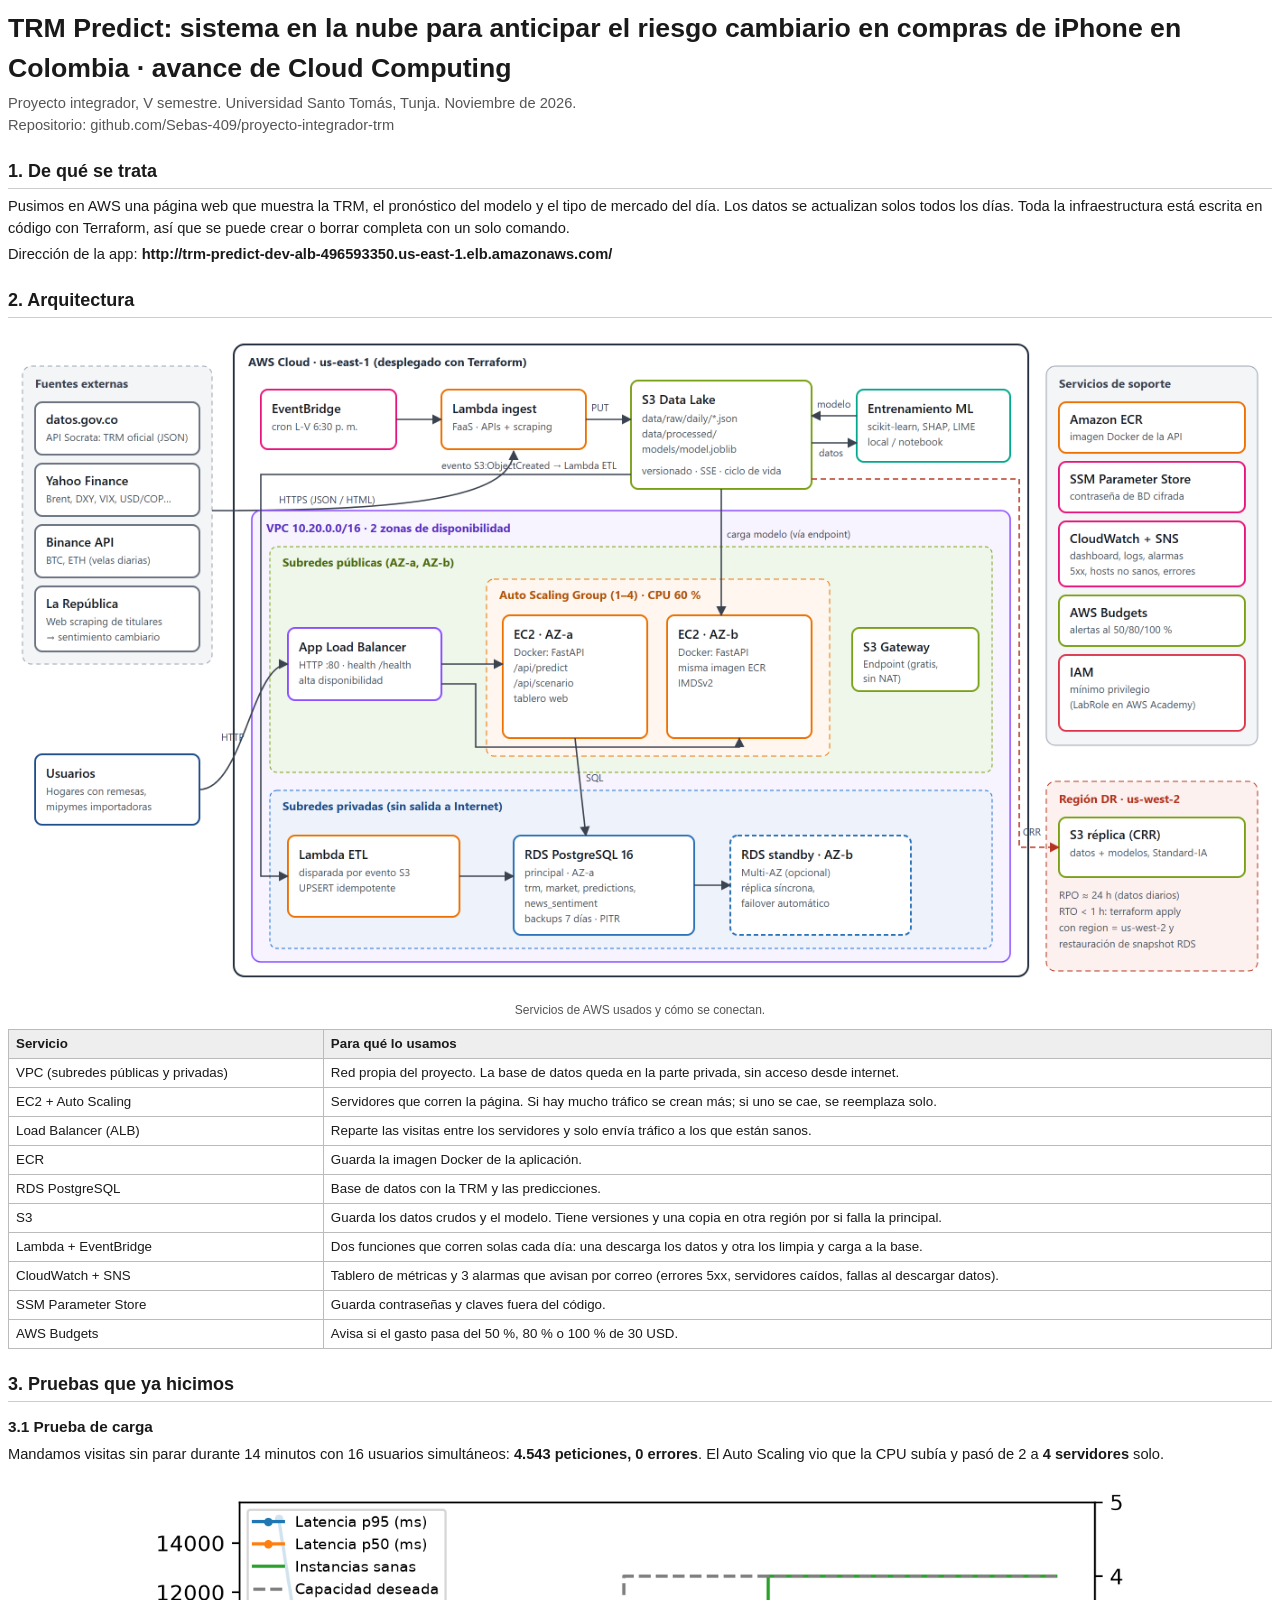
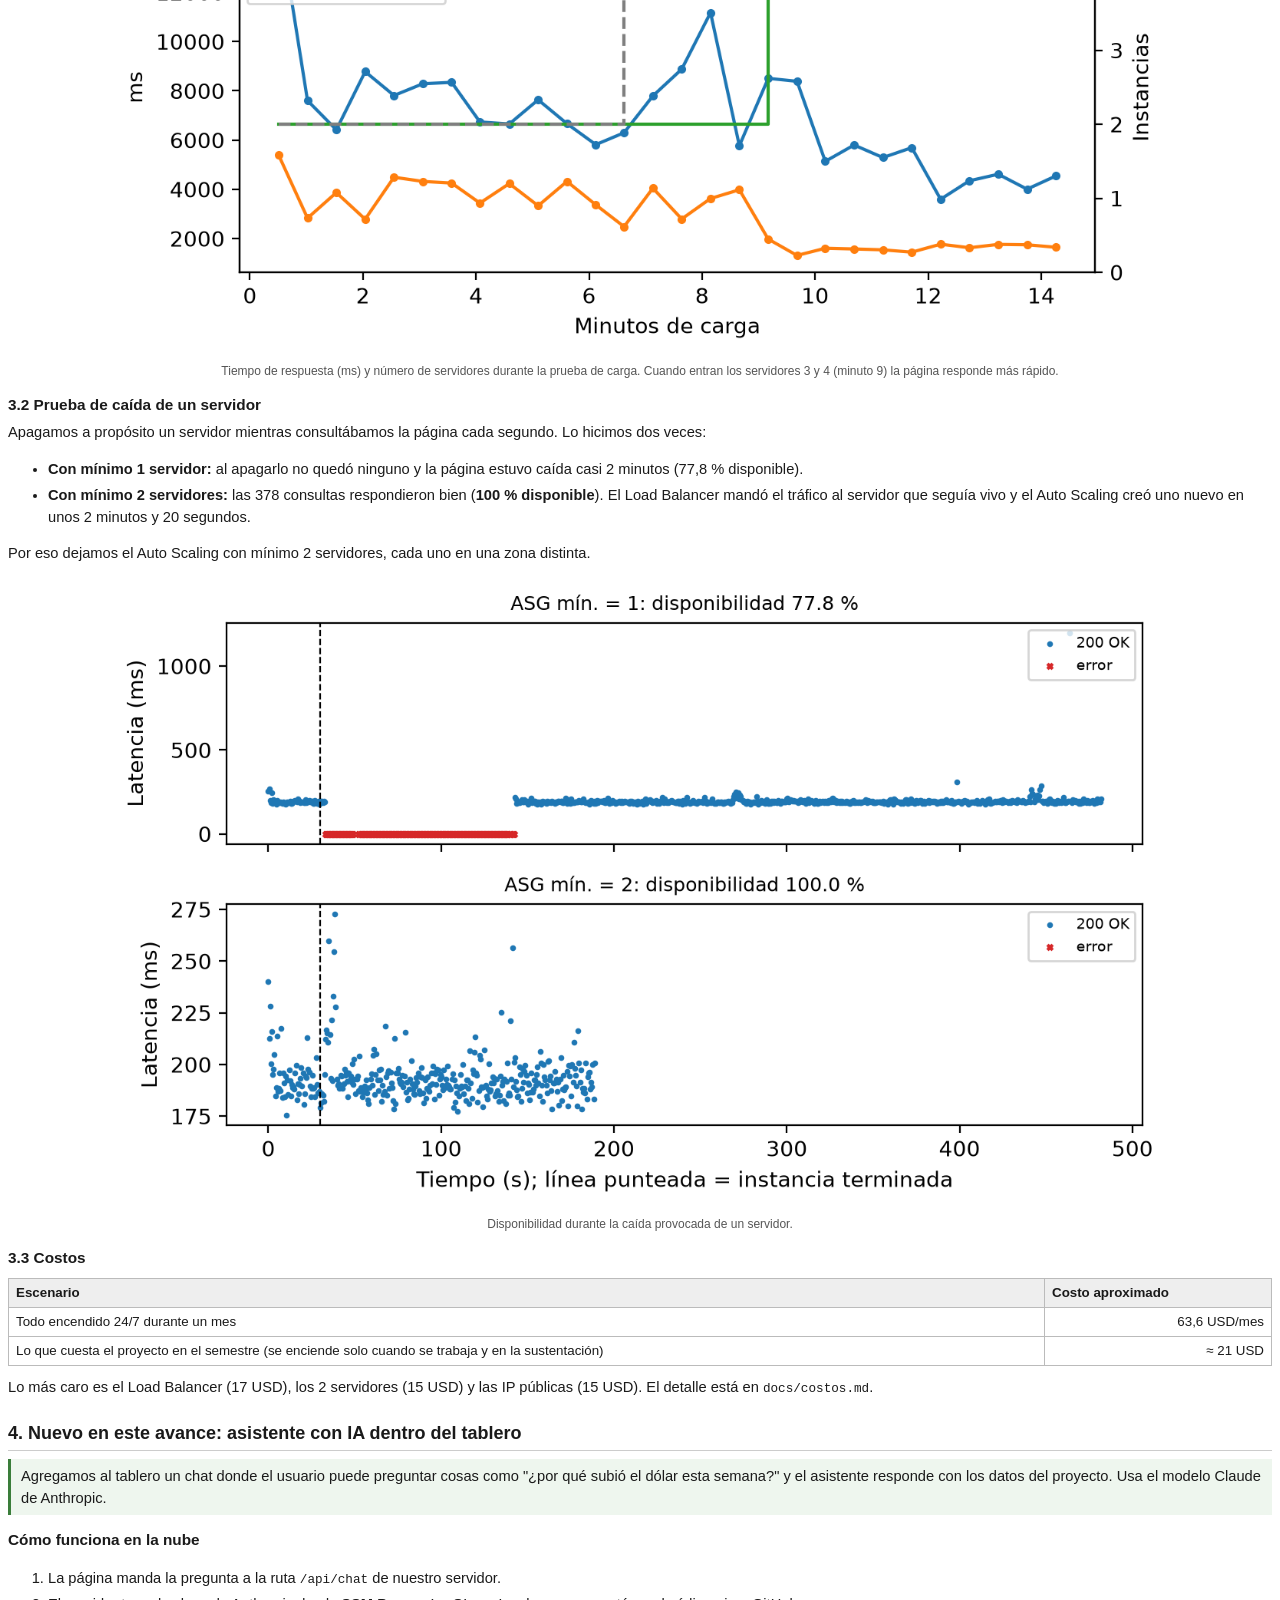
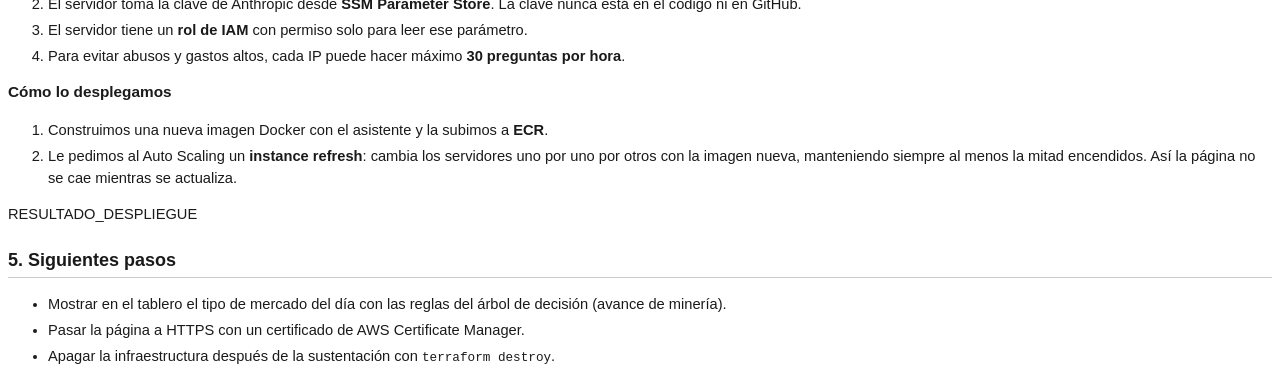
<file: docs/avance2/avance_cloud.html>
<!doctype html>
<html lang="es"><head><meta charset="utf-8"><title>Avance Cloud Computing - TRM Predict</title>
<link rel="stylesheet" href="estilo.css"></head><body>

<h1>TRM Predict: sistema en la nube para anticipar el riesgo cambiario en compras de iPhone en Colombia · avance de Cloud Computing</h1>
<p class="sub">Proyecto integrador, V semestre. Universidad Santo Tomás, Tunja. Noviembre de 2026.<br>
Repositorio: github.com/Sebas-409/proyecto-integrador-trm</p>

<h2>1. De qué se trata</h2>
<p>Pusimos en AWS una página web que muestra la TRM, el pronóstico del modelo y el tipo de mercado del día.
Los datos se actualizan solos todos los días. Toda la infraestructura está escrita en código con Terraform, así que
se puede crear o borrar completa con un solo comando.</p>
<p>Dirección de la app: <b>http://trm-predict-dev-alb-496593350.us-east-1.elb.amazonaws.com/</b></p>

<h2>2. Arquitectura</h2>
<figure><img src="../arquitectura.png"><figcaption>Servicios de AWS usados y cómo se conectan.</figcaption></figure>

<table>
  <tr><th>Servicio</th><th>Para qué lo usamos</th></tr>
  <tr><td>VPC (subredes públicas y privadas)</td><td>Red propia del proyecto. La base de datos queda en la parte privada, sin acceso desde internet.</td></tr>
  <tr><td>EC2 + Auto Scaling</td><td>Servidores que corren la página. Si hay mucho tráfico se crean más; si uno se cae, se reemplaza solo.</td></tr>
  <tr><td>Load Balancer (ALB)</td><td>Reparte las visitas entre los servidores y solo envía tráfico a los que están sanos.</td></tr>
  <tr><td>ECR</td><td>Guarda la imagen Docker de la aplicación.</td></tr>
  <tr><td>RDS PostgreSQL</td><td>Base de datos con la TRM y las predicciones.</td></tr>
  <tr><td>S3</td><td>Guarda los datos crudos y el modelo. Tiene versiones y una copia en otra región por si falla la principal.</td></tr>
  <tr><td>Lambda + EventBridge</td><td>Dos funciones que corren solas cada día: una descarga los datos y otra los limpia y carga a la base.</td></tr>
  <tr><td>CloudWatch + SNS</td><td>Tablero de métricas y 3 alarmas que avisan por correo (errores 5xx, servidores caídos, fallas al descargar datos).</td></tr>
  <tr><td>SSM Parameter Store</td><td>Guarda contraseñas y claves fuera del código.</td></tr>
  <tr><td>AWS Budgets</td><td>Avisa si el gasto pasa del 50 %, 80 % o 100 % de 30 USD.</td></tr>
</table>

<h2>3. Pruebas que ya hicimos</h2>
<h3>3.1 Prueba de carga</h3>
<p>Mandamos visitas sin parar durante 14 minutos con 16 usuarios simultáneos: <b>4.543 peticiones, 0 errores</b>.
El Auto Scaling vio que la CPU subía y pasó de 2 a <b>4 servidores</b> solo.</p>
<figure><img src="../../reports/experiments/load_timeline.png" style="width:85%;display:block;margin:auto">
<figcaption>Tiempo de respuesta (ms) y número de servidores durante la prueba de carga. Cuando entran los servidores 3 y 4 (minuto 9) la página responde más rápido.</figcaption></figure>

<h3>3.2 Prueba de caída de un servidor</h3>
<p>Apagamos a propósito un servidor mientras consultábamos la página cada segundo. Lo hicimos dos veces:</p>
<ul>
  <li><b>Con mínimo 1 servidor:</b> al apagarlo no quedó ninguno y la página estuvo caída casi 2 minutos (77,8 % disponible).</li>
  <li><b>Con mínimo 2 servidores:</b> las 378 consultas respondieron bien (<b>100 % disponible</b>). El Load Balancer mandó
      el tráfico al servidor que seguía vivo y el Auto Scaling creó uno nuevo en unos 2 minutos y 20 segundos.</li>
</ul>
<p>Por eso dejamos el Auto Scaling con mínimo 2 servidores, cada uno en una zona distinta.</p>
<figure><img src="../../reports/experiments/ha_timeline.png" style="width:85%;display:block;margin:auto">
<figcaption>Disponibilidad durante la caída provocada de un servidor.</figcaption></figure>

<h3>3.3 Costos</h3>
<table>
  <tr><th>Escenario</th><th class="n">Costo aproximado</th></tr>
  <tr><td>Todo encendido 24/7 durante un mes</td><td class="n">63,6 USD/mes</td></tr>
  <tr><td>Lo que cuesta el proyecto en el semestre (se enciende solo cuando se trabaja y en la sustentación)</td><td class="n">≈ 21 USD</td></tr>
</table>
<p>Lo más caro es el Load Balancer (17 USD), los 2 servidores (15 USD) y las IP públicas (15 USD). El detalle está en <code>docs/costos.md</code>.</p>

<h2>4. Nuevo en este avance: asistente con IA dentro del tablero</h2>
<div class="nuevo">Agregamos al tablero un chat donde el usuario puede preguntar cosas como "¿por qué subió el dólar esta semana?"
y el asistente responde con los datos del proyecto. Usa el modelo Claude de Anthropic.</div>

<h3>Cómo funciona en la nube</h3>
<ol>
  <li>La página manda la pregunta a la ruta <code>/api/chat</code> de nuestro servidor.</li>
  <li>El servidor toma la clave de Anthropic desde <b>SSM Parameter Store</b>. La clave nunca está en el código ni en GitHub.</li>
  <li>El servidor tiene un <b>rol de IAM</b> con permiso solo para leer ese parámetro.</li>
  <li>Para evitar abusos y gastos altos, cada IP puede hacer máximo <b>30 preguntas por hora</b>.</li>
</ol>

<h3>Cómo lo desplegamos</h3>
<ol>
  <li>Construimos una nueva imagen Docker con el asistente y la subimos a <b>ECR</b>.</li>
  <li>Le pedimos al Auto Scaling un <b>instance refresh</b>: cambia los servidores uno por uno por otros con la imagen nueva,
      manteniendo siempre al menos la mitad encendidos. Así la página no se cae mientras se actualiza.</li>
</ol>
<p id="resultado-despliegue">RESULTADO_DESPLIEGUE</p>

<h2>5. Siguientes pasos</h2>
<ul>
  <li>Mostrar en el tablero el tipo de mercado del día con las reglas del árbol de decisión (avance de minería).</li>
  <li>Pasar la página a HTTPS con un certificado de AWS Certificate Manager.</li>
  <li>Apagar la infraestructura después de la sustentación con <code>terraform destroy</code>.</li>
</ul>
</body></html>
</file>
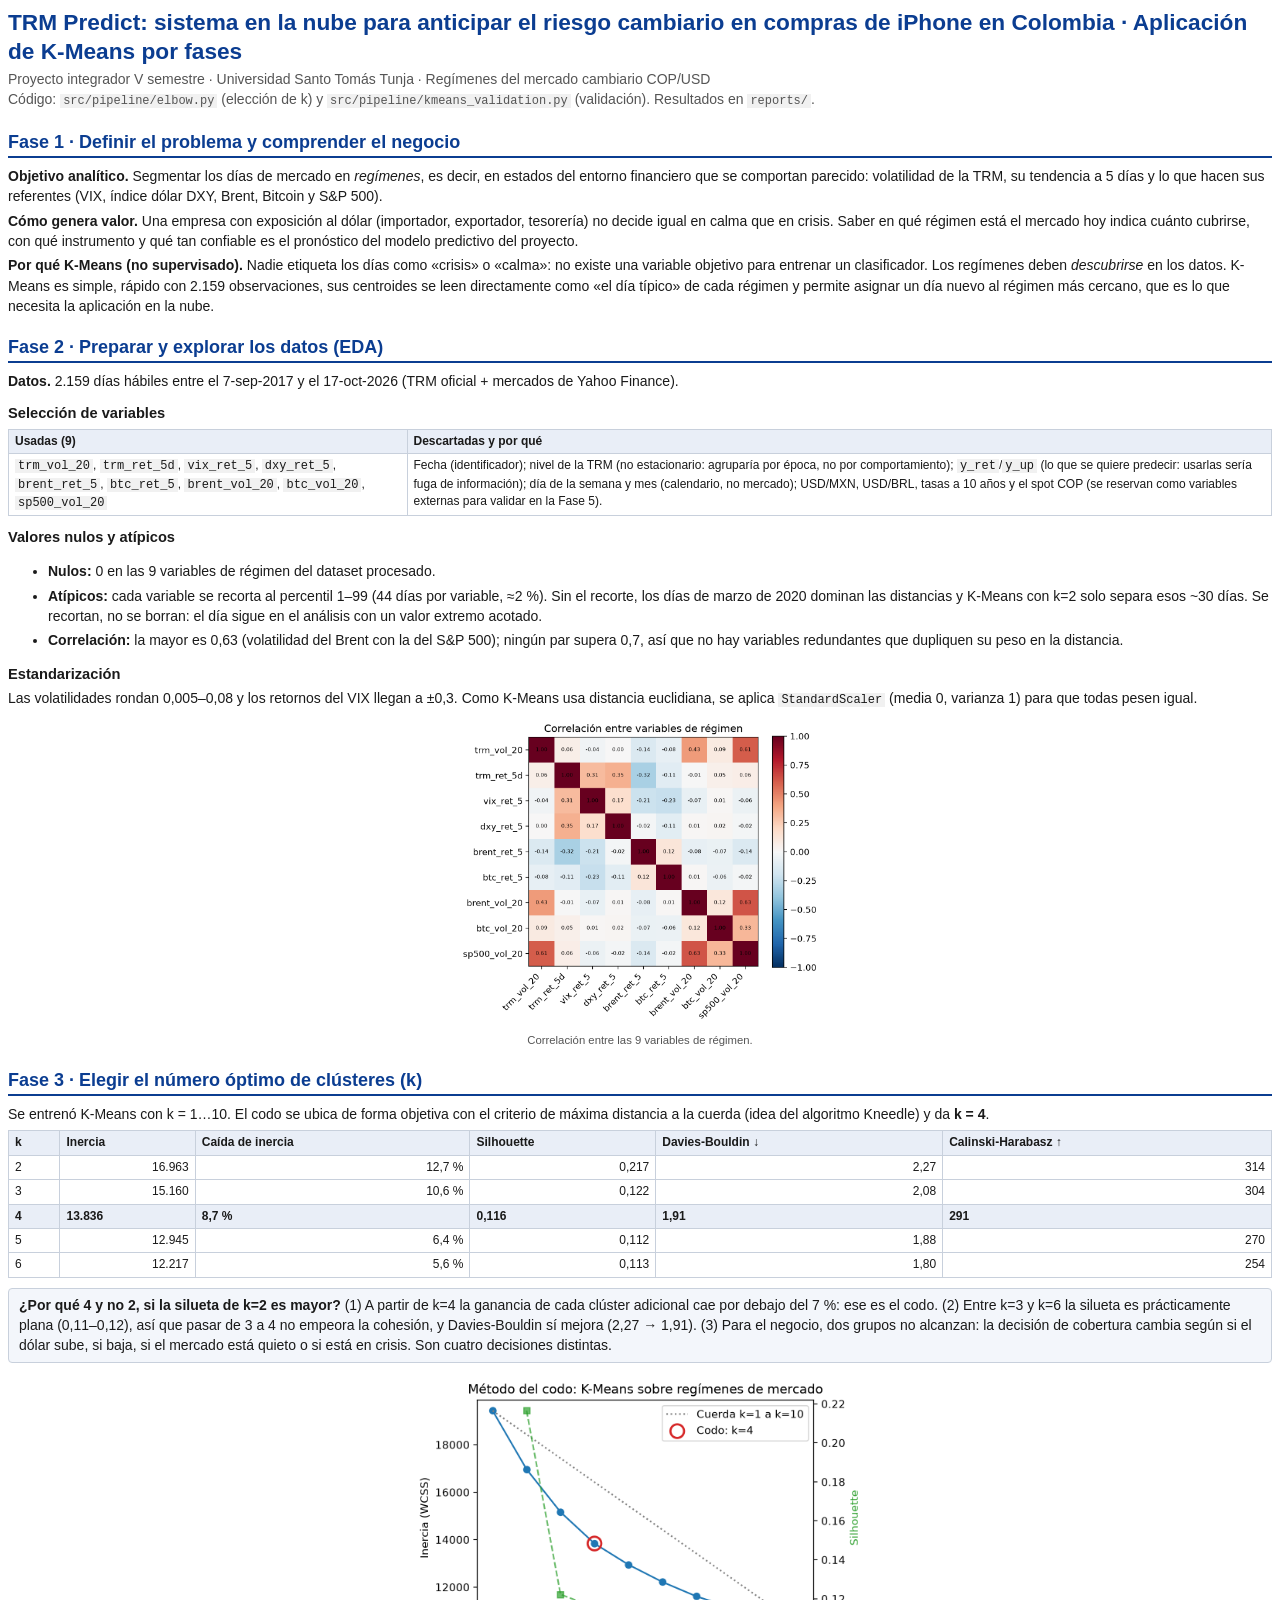
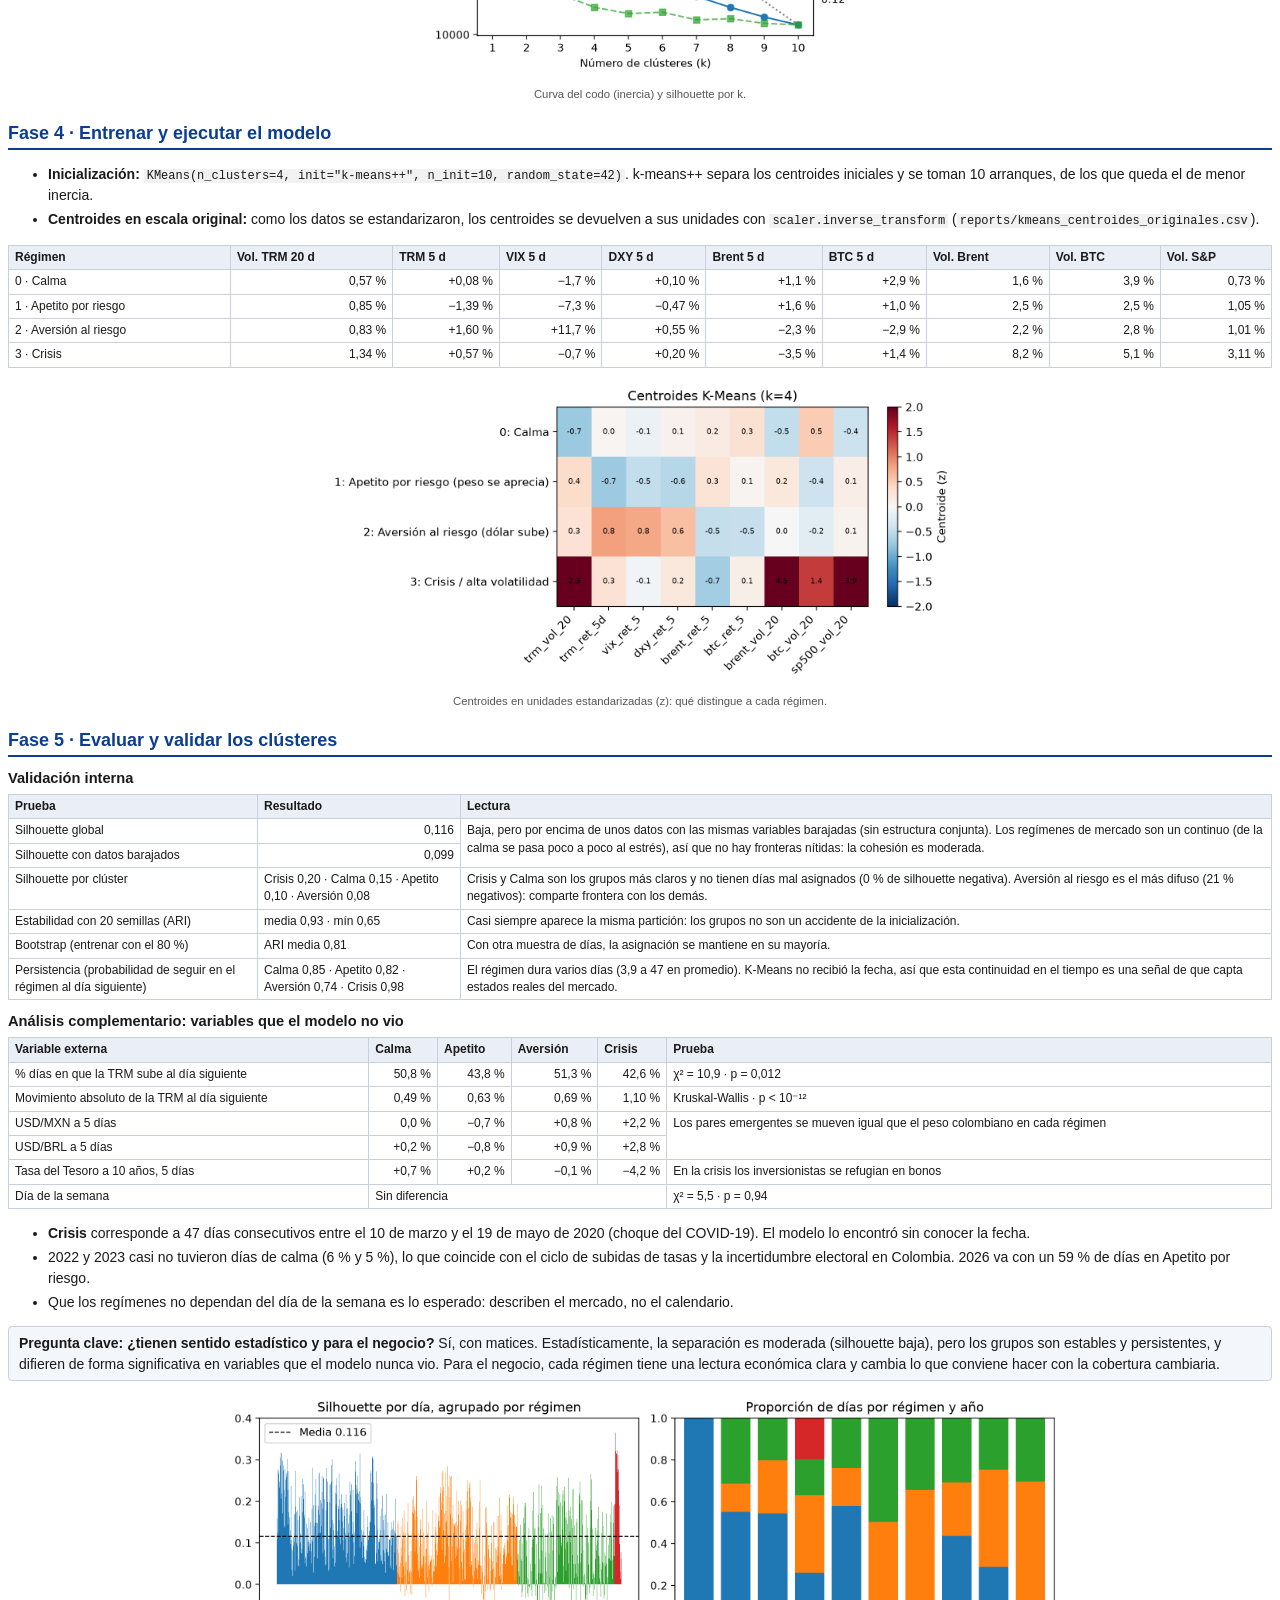
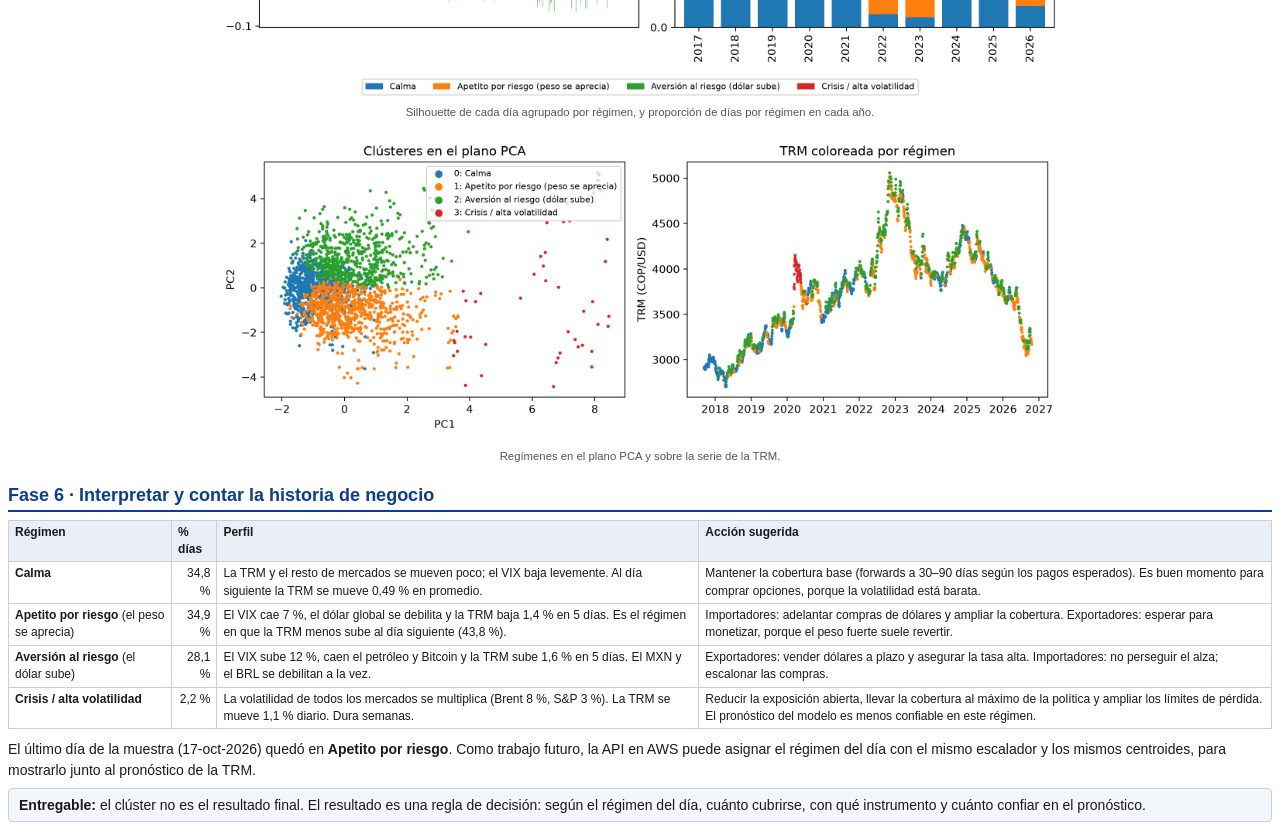
<file: docs/kmeans/fases_kmeans.html>
<!doctype html>
<html lang="es">
<head>
<meta charset="utf-8">
<title>TRM Predict · K-Means por fases</title>
<style>
  @page { size: A4; margin: 18mm 16mm; }
  body { font-family: "Segoe UI", Arial, sans-serif; font-size: 10.5pt; line-height: 1.45; color: #1a1a1a; }
  h1 { font-size: 17pt; line-height: 1.3; margin: 0 0 2px; color: #0b3d91; }
  .sub { color: #555; margin: 0 0 14px; }
  h2 { font-size: 13.5pt; line-height: 1.3; color: #0b3d91; border-bottom: 2px solid #0b3d91; padding-bottom: 2px; margin: 20px 0 8px; break-after: avoid; }
  h3 { font-size: 11pt; line-height: 1.3; margin: 12px 0 4px; break-after: avoid; }
  p, li { margin: 4px 0; }
  table { border-collapse: collapse; width: 100%; margin: 6px 0 10px; font-size: 9pt; break-inside: avoid; }
  th, td { border: 1px solid #c8d0dc; padding: 3px 6px; text-align: left; vertical-align: top; }
  th { background: #e9eef7; }
  td.n { text-align: right; font-variant-numeric: tabular-nums; }
  figure { margin: 8px 0 12px; text-align: center; break-inside: avoid; }
  figure img { max-width: 100%; max-height: 82mm; }
  figcaption { font-size: 8.5pt; color: #555; }
  .box { background: #f3f6fb; border: 1px solid #c8d0dc; border-radius: 4px; padding: 6px 10px; margin: 8px 0; break-inside: avoid; }
  code { font-size: 9pt; background: #f1f1f1; padding: 0 3px; }
</style>
</head>
<body>

<h1>TRM Predict: sistema en la nube para anticipar el riesgo cambiario en compras de iPhone en Colombia · Aplicación de K-Means por fases</h1>
<p class="sub">Proyecto integrador V semestre · Universidad Santo Tomás Tunja · Regímenes del mercado cambiario COP/USD<br>
Código: <code>src/pipeline/elbow.py</code> (elección de k) y <code>src/pipeline/kmeans_validation.py</code> (validación). Resultados en <code>reports/</code>.</p>

<h2>Fase 1 · Definir el problema y comprender el negocio</h2>
<p><b>Objetivo analítico.</b> Segmentar los días de mercado en <i>regímenes</i>, es decir, en estados del entorno financiero que se comportan parecido: volatilidad de la TRM, su tendencia a 5 días y lo que hacen sus referentes (VIX, índice dólar DXY, Brent, Bitcoin y S&amp;P 500).</p>
<p><b>Cómo genera valor.</b> Una empresa con exposición al dólar (importador, exportador, tesorería) no decide igual en calma que en crisis. Saber en qué régimen está el mercado hoy indica cuánto cubrirse, con qué instrumento y qué tan confiable es el pronóstico del modelo predictivo del proyecto.</p>
<p><b>Por qué K-Means (no supervisado).</b> Nadie etiqueta los días como «crisis» o «calma»: no existe una variable objetivo para entrenar un clasificador. Los regímenes deben <i>descubrirse</i> en los datos. K-Means es simple, rápido con 2.159 observaciones, sus centroides se leen directamente como «el día típico» de cada régimen y permite asignar un día nuevo al régimen más cercano, que es lo que necesita la aplicación en la nube.</p>

<h2>Fase 2 · Preparar y explorar los datos (EDA)</h2>
<p><b>Datos.</b> 2.159 días hábiles entre el 7-sep-2017 y el 17-oct-2026 (TRM oficial + mercados de Yahoo Finance).</p>
<h3>Selección de variables</h3>
<table>
<tr><th>Usadas (9)</th><th>Descartadas y por qué</th></tr>
<tr><td><code>trm_vol_20</code>, <code>trm_ret_5d</code>, <code>vix_ret_5</code>, <code>dxy_ret_5</code>, <code>brent_ret_5</code>, <code>btc_ret_5</code>, <code>brent_vol_20</code>, <code>btc_vol_20</code>, <code>sp500_vol_20</code></td>
<td>Fecha (identificador); nivel de la TRM (no estacionario: agruparía por época, no por comportamiento); <code>y_ret</code>/<code>y_up</code> (lo que se quiere predecir: usarlas sería fuga de información); día de la semana y mes (calendario, no mercado); USD/MXN, USD/BRL, tasas a 10 años y el spot COP (se reservan como variables externas para validar en la Fase 5).</td></tr>
</table>
<h3>Valores nulos y atípicos</h3>
<ul>
<li><b>Nulos:</b> 0 en las 9 variables de régimen del dataset procesado.</li>
<li><b>Atípicos:</b> cada variable se recorta al percentil 1–99 (44 días por variable, ≈2 %). Sin el recorte, los días de marzo de 2020 dominan las distancias y K-Means con k=2 solo separa esos ~30 días. Se recortan, no se borran: el día sigue en el análisis con un valor extremo acotado.</li>
<li><b>Correlación:</b> la mayor es 0,63 (volatilidad del Brent con la del S&amp;P 500); ningún par supera 0,7, así que no hay variables redundantes que dupliquen su peso en la distancia.</li>
</ul>
<h3>Estandarización</h3>
<p>Las volatilidades rondan 0,005–0,08 y los retornos del VIX llegan a ±0,3. Como K-Means usa distancia euclidiana, se aplica <code>StandardScaler</code> (media 0, varianza 1) para que todas pesen igual.</p>
<figure><img src="../../reports/figures/kmeans_corr_variables.png"><figcaption>Correlación entre las 9 variables de régimen.</figcaption></figure>

<h2>Fase 3 · Elegir el número óptimo de clústeres (k)</h2>
<p>Se entrenó K-Means con k = 1…10. El codo se ubica de forma objetiva con el criterio de máxima distancia a la cuerda (idea del algoritmo Kneedle) y da <b>k = 4</b>.</p>
<table>
<tr><th>k</th><th>Inercia</th><th>Caída de inercia</th><th>Silhouette</th><th>Davies-Bouldin ↓</th><th>Calinski-Harabasz ↑</th></tr>
<tr><td>2</td><td class="n">16.963</td><td class="n">12,7 %</td><td class="n">0,217</td><td class="n">2,27</td><td class="n">314</td></tr>
<tr><td>3</td><td class="n">15.160</td><td class="n">10,6 %</td><td class="n">0,122</td><td class="n">2,08</td><td class="n">304</td></tr>
<tr><th>4</th><th class="n">13.836</th><th class="n">8,7 %</th><th class="n">0,116</th><th class="n">1,91</th><th class="n">291</th></tr>
<tr><td>5</td><td class="n">12.945</td><td class="n">6,4 %</td><td class="n">0,112</td><td class="n">1,88</td><td class="n">270</td></tr>
<tr><td>6</td><td class="n">12.217</td><td class="n">5,6 %</td><td class="n">0,113</td><td class="n">1,80</td><td class="n">254</td></tr>
</table>
<div class="box"><b>¿Por qué 4 y no 2, si la silueta de k=2 es mayor?</b> (1) A partir de k=4 la ganancia de cada clúster adicional cae por debajo del 7 %: ese es el codo. (2) Entre k=3 y k=6 la silueta es prácticamente plana (0,11–0,12), así que pasar de 3 a 4 no empeora la cohesión, y Davies-Bouldin sí mejora (2,27 → 1,91). (3) Para el negocio, dos grupos no alcanzan: la decisión de cobertura cambia según si el dólar sube, si baja, si el mercado está quieto o si está en crisis. Son cuatro decisiones distintas.</div>
<figure><img src="../../reports/figures/codo_kmeans.png"><figcaption>Curva del codo (inercia) y silhouette por k.</figcaption></figure>

<h2>Fase 4 · Entrenar y ejecutar el modelo</h2>
<ul>
<li><b>Inicialización:</b> <code>KMeans(n_clusters=4, init="k-means++", n_init=10, random_state=42)</code>. k-means++ separa los centroides iniciales y se toman 10 arranques, de los que queda el de menor inercia.</li>
<li><b>Centroides en escala original:</b> como los datos se estandarizaron, los centroides se devuelven a sus unidades con <code>scaler.inverse_transform</code> (<code>reports/kmeans_centroides_originales.csv</code>).</li>
</ul>
<table>
<tr><th>Régimen</th><th>Vol. TRM 20 d</th><th>TRM 5 d</th><th>VIX 5 d</th><th>DXY 5 d</th><th>Brent 5 d</th><th>BTC 5 d</th><th>Vol. Brent</th><th>Vol. BTC</th><th>Vol. S&amp;P</th></tr>
<tr><td>0 · Calma</td><td class="n">0,57 %</td><td class="n">+0,08 %</td><td class="n">−1,7 %</td><td class="n">+0,10 %</td><td class="n">+1,1 %</td><td class="n">+2,9 %</td><td class="n">1,6 %</td><td class="n">3,9 %</td><td class="n">0,73 %</td></tr>
<tr><td>1 · Apetito por riesgo</td><td class="n">0,85 %</td><td class="n">−1,39 %</td><td class="n">−7,3 %</td><td class="n">−0,47 %</td><td class="n">+1,6 %</td><td class="n">+1,0 %</td><td class="n">2,5 %</td><td class="n">2,5 %</td><td class="n">1,05 %</td></tr>
<tr><td>2 · Aversión al riesgo</td><td class="n">0,83 %</td><td class="n">+1,60 %</td><td class="n">+11,7 %</td><td class="n">+0,55 %</td><td class="n">−2,3 %</td><td class="n">−2,9 %</td><td class="n">2,2 %</td><td class="n">2,8 %</td><td class="n">1,01 %</td></tr>
<tr><td>3 · Crisis</td><td class="n">1,34 %</td><td class="n">+0,57 %</td><td class="n">−0,7 %</td><td class="n">+0,20 %</td><td class="n">−3,5 %</td><td class="n">+1,4 %</td><td class="n">8,2 %</td><td class="n">5,1 %</td><td class="n">3,11 %</td></tr>
</table>
<figure><img src="../../reports/figures/codo_centroides.png"><figcaption>Centroides en unidades estandarizadas (z): qué distingue a cada régimen.</figcaption></figure>

<h2>Fase 5 · Evaluar y validar los clústeres</h2>
<h3>Validación interna</h3>
<table>
<tr><th>Prueba</th><th>Resultado</th><th>Lectura</th></tr>
<tr><td>Silhouette global</td><td class="n">0,116</td><td rowspan="2">Baja, pero por encima de unos datos con las mismas variables barajadas (sin estructura conjunta). Los regímenes de mercado son un continuo (de la calma se pasa poco a poco al estrés), así que no hay fronteras nítidas: la cohesión es moderada.</td></tr>
<tr><td>Silhouette con datos barajados</td><td class="n">0,099</td></tr>
<tr><td>Silhouette por clúster</td><td>Crisis 0,20 · Calma 0,15 · Apetito 0,10 · Aversión 0,08</td><td>Crisis y Calma son los grupos más claros y no tienen días mal asignados (0 % de silhouette negativa). Aversión al riesgo es el más difuso (21 % negativos): comparte frontera con los demás.</td></tr>
<tr><td>Estabilidad con 20 semillas (ARI)</td><td>media 0,93 · mín 0,65</td><td>Casi siempre aparece la misma partición: los grupos no son un accidente de la inicialización.</td></tr>
<tr><td>Bootstrap (entrenar con el 80 %)</td><td>ARI media 0,81</td><td>Con otra muestra de días, la asignación se mantiene en su mayoría.</td></tr>
<tr><td>Persistencia (probabilidad de seguir en el régimen al día siguiente)</td><td>Calma 0,85 · Apetito 0,82 · Aversión 0,74 · Crisis 0,98</td><td>El régimen dura varios días (3,9 a 47 en promedio). K-Means no recibió la fecha, así que esta continuidad en el tiempo es una señal de que capta estados reales del mercado.</td></tr>
</table>
<h3>Análisis complementario: variables que el modelo no vio</h3>
<table>
<tr><th>Variable externa</th><th>Calma</th><th>Apetito</th><th>Aversión</th><th>Crisis</th><th>Prueba</th></tr>
<tr><td>% días en que la TRM sube al día siguiente</td><td class="n">50,8 %</td><td class="n">43,8 %</td><td class="n">51,3 %</td><td class="n">42,6 %</td><td>χ² = 10,9 · p = 0,012</td></tr>
<tr><td>Movimiento absoluto de la TRM al día siguiente</td><td class="n">0,49 %</td><td class="n">0,63 %</td><td class="n">0,69 %</td><td class="n">1,10 %</td><td>Kruskal-Wallis · p &lt; 10⁻¹²</td></tr>
<tr><td>USD/MXN a 5 días</td><td class="n">0,0 %</td><td class="n">−0,7 %</td><td class="n">+0,8 %</td><td class="n">+2,2 %</td><td rowspan="2">Los pares emergentes se mueven igual que el peso colombiano en cada régimen</td></tr>
<tr><td>USD/BRL a 5 días</td><td class="n">+0,2 %</td><td class="n">−0,8 %</td><td class="n">+0,9 %</td><td class="n">+2,8 %</td></tr>
<tr><td>Tasa del Tesoro a 10 años, 5 días</td><td class="n">+0,7 %</td><td class="n">+0,2 %</td><td class="n">−0,1 %</td><td class="n">−4,2 %</td><td>En la crisis los inversionistas se refugian en bonos</td></tr>
<tr><td>Día de la semana</td><td colspan="4">Sin diferencia</td><td>χ² = 5,5 · p = 0,94</td></tr>
</table>
<ul>
<li><b>Crisis</b> corresponde a 47 días consecutivos entre el 10 de marzo y el 19 de mayo de 2020 (choque del COVID-19). El modelo lo encontró sin conocer la fecha.</li>
<li>2022 y 2023 casi no tuvieron días de calma (6 % y 5 %), lo que coincide con el ciclo de subidas de tasas y la incertidumbre electoral en Colombia. 2026 va con un 59 % de días en Apetito por riesgo.</li>
<li>Que los regímenes no dependan del día de la semana es lo esperado: describen el mercado, no el calendario.</li>
</ul>
<div class="box"><b>Pregunta clave: ¿tienen sentido estadístico y para el negocio?</b> Sí, con matices. Estadísticamente, la separación es moderada (silhouette baja), pero los grupos son estables y persistentes, y difieren de forma significativa en variables que el modelo nunca vio. Para el negocio, cada régimen tiene una lectura económica clara y cambia lo que conviene hacer con la cobertura cambiaria.</div>
<figure><img src="../../reports/figures/kmeans_validacion.png"><figcaption>Silhouette de cada día agrupado por régimen, y proporción de días por régimen en cada año.</figcaption></figure>
<figure><img src="../../reports/figures/codo_clusters.png"><figcaption>Regímenes en el plano PCA y sobre la serie de la TRM.</figcaption></figure>

<h2>Fase 6 · Interpretar y contar la historia de negocio</h2>
<table>
<tr><th>Régimen</th><th>% días</th><th>Perfil</th><th>Acción sugerida</th></tr>
<tr><td><b>Calma</b></td><td class="n">34,8 %</td><td>La TRM y el resto de mercados se mueven poco; el VIX baja levemente. Al día siguiente la TRM se mueve 0,49 % en promedio.</td><td>Mantener la cobertura base (forwards a 30–90 días según los pagos esperados). Es buen momento para comprar opciones, porque la volatilidad está barata.</td></tr>
<tr><td><b>Apetito por riesgo</b> (el peso se aprecia)</td><td class="n">34,9 %</td><td>El VIX cae 7 %, el dólar global se debilita y la TRM baja 1,4 % en 5 días. Es el régimen en que la TRM menos sube al día siguiente (43,8 %).</td><td>Importadores: adelantar compras de dólares y ampliar la cobertura. Exportadores: esperar para monetizar, porque el peso fuerte suele revertir.</td></tr>
<tr><td><b>Aversión al riesgo</b> (el dólar sube)</td><td class="n">28,1 %</td><td>El VIX sube 12 %, caen el petróleo y Bitcoin y la TRM sube 1,6 % en 5 días. El MXN y el BRL se debilitan a la vez.</td><td>Exportadores: vender dólares a plazo y asegurar la tasa alta. Importadores: no perseguir el alza; escalonar las compras.</td></tr>
<tr><td><b>Crisis / alta volatilidad</b></td><td class="n">2,2 %</td><td>La volatilidad de todos los mercados se multiplica (Brent 8 %, S&amp;P 3 %). La TRM se mueve 1,1 % diario. Dura semanas.</td><td>Reducir la exposición abierta, llevar la cobertura al máximo de la política y ampliar los límites de pérdida. El pronóstico del modelo es menos confiable en este régimen.</td></tr>
</table>
<p>El último día de la muestra (17-oct-2026) quedó en <b>Apetito por riesgo</b>. Como trabajo futuro, la API en AWS puede asignar el régimen del día con el mismo escalador y los mismos centroides, para mostrarlo junto al pronóstico de la TRM.</p>
<div class="box"><b>Entregable:</b> el clúster no es el resultado final. El resultado es una regla de decisión: según el régimen del día, cuánto cubrirse, con qué instrumento y cuánto confiar en el pronóstico.</div>

</body>
</html>
</file>
<file: docs/avance2/estilo.css>
@page { size: Letter; margin: 2cm 2cm 2.2cm; }
body { font-family: "Segoe UI", Arial, sans-serif; font-size: 11pt; line-height: 1.5; color: #1a1a1a; }
h1 { font-size: 20pt; margin: 0 0 4px; }
.sub { color: #555; margin: 0 0 18px; }
h2 { font-size: 13.5pt; margin: 22px 0 6px; border-bottom: 1px solid #ccc; padding-bottom: 3px; }
h3 { font-size: 11.5pt; margin: 14px 0 4px; }
p, li { margin: 4px 0; }
table { border-collapse: collapse; width: 100%; margin: 8px 0 10px; font-size: 10pt; }
th, td { border: 1px solid #bbb; padding: 4px 7px; text-align: left; vertical-align: top; }
th { background: #eee; }
td.n { text-align: right; }
img { width: 100%; margin: 6px 0; }
.nota { background: #f4f4f4; border-left: 3px solid #888; padding: 6px 10px; margin: 8px 0; }
.nuevo { background: #eef6ee; border-left: 3px solid #3a7d3a; padding: 6px 10px; margin: 8px 0; }
code { font-size: 9.5pt; }
figure { margin: 6px 0 10px; break-inside: avoid; }
figcaption { font-size: 9pt; color: #555; text-align: center; }
</file>
